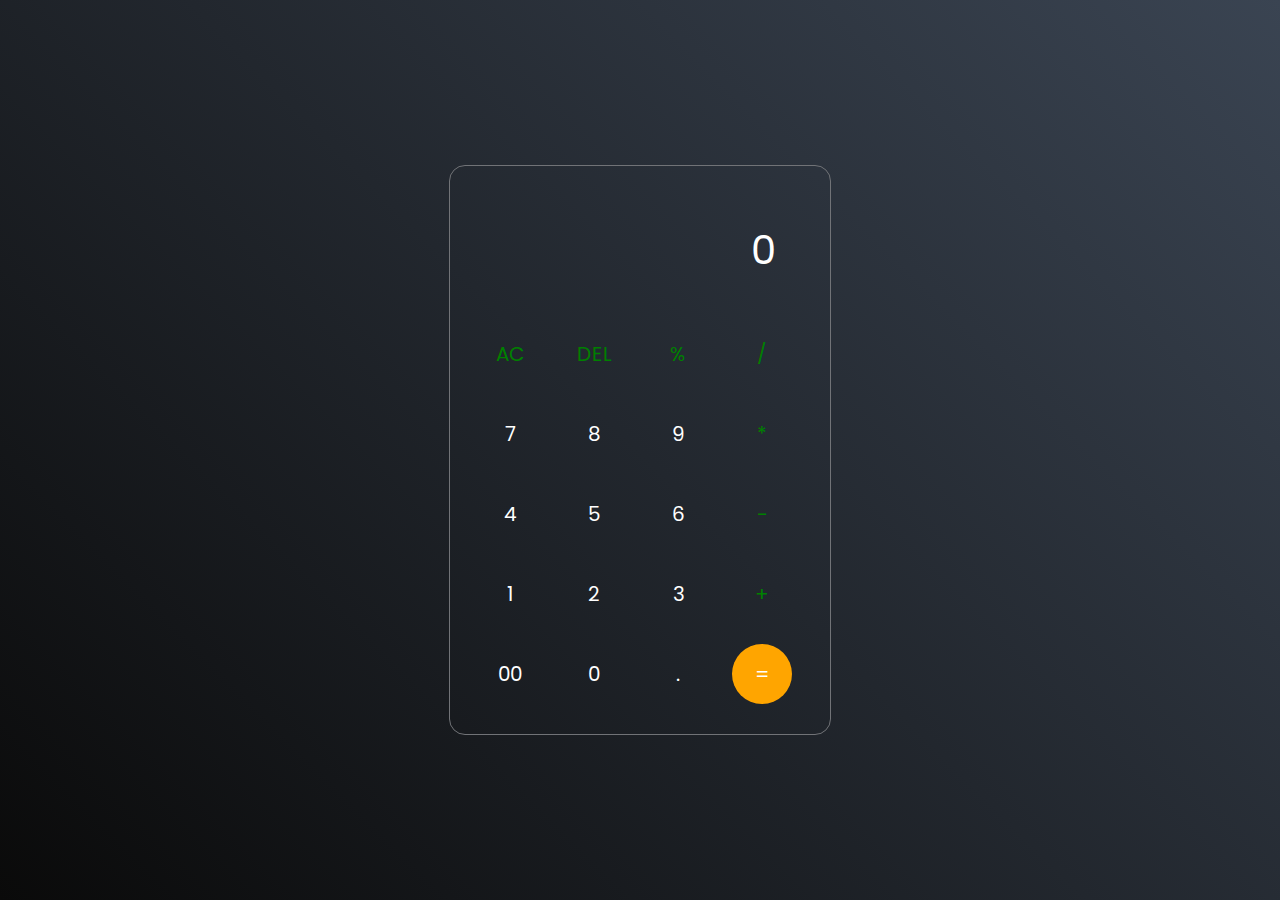
<file: index.html>
<!DOCTYPE html>
<html>
<head>
    <meta charset="UTF-8">
    <meta name="viewport" content="width=device-width, initial-scale=1.0">
    <link rel="stylesheet" href="style.css">
    <title>Calculator</title>
</head>
<body>
    <div class="calculator">
        <input type="text" placeholder="0" id="inputBox">
        <div>
            <button class="operator">AC</button>
            <button class="operator">DEL</button>
            <button class="operator">%</button>
            <button class="operator">/</button>
        </div>
        <div>
            <button>7</button>
            <button>8</button>
            <button>9</button>
            <button class="operator">*</button>
        </div>
        <div>
            <button>4</button>
            <button>5</button>
            <button>6</button>
            <button class="operator">-</button>
        </div>
        <div>
            <button>1</button>
            <button>2</button>
            <button>3</button>
            <button class="operator">+</button>
        </div>
        <div>
            <button>00</button>
            <button>0</button>
            <button>.</button>
            <button class="equalBtn">=</button>
        </div>
    </div>
    <script src="script.js"></script>
</body>
</html>
</file>
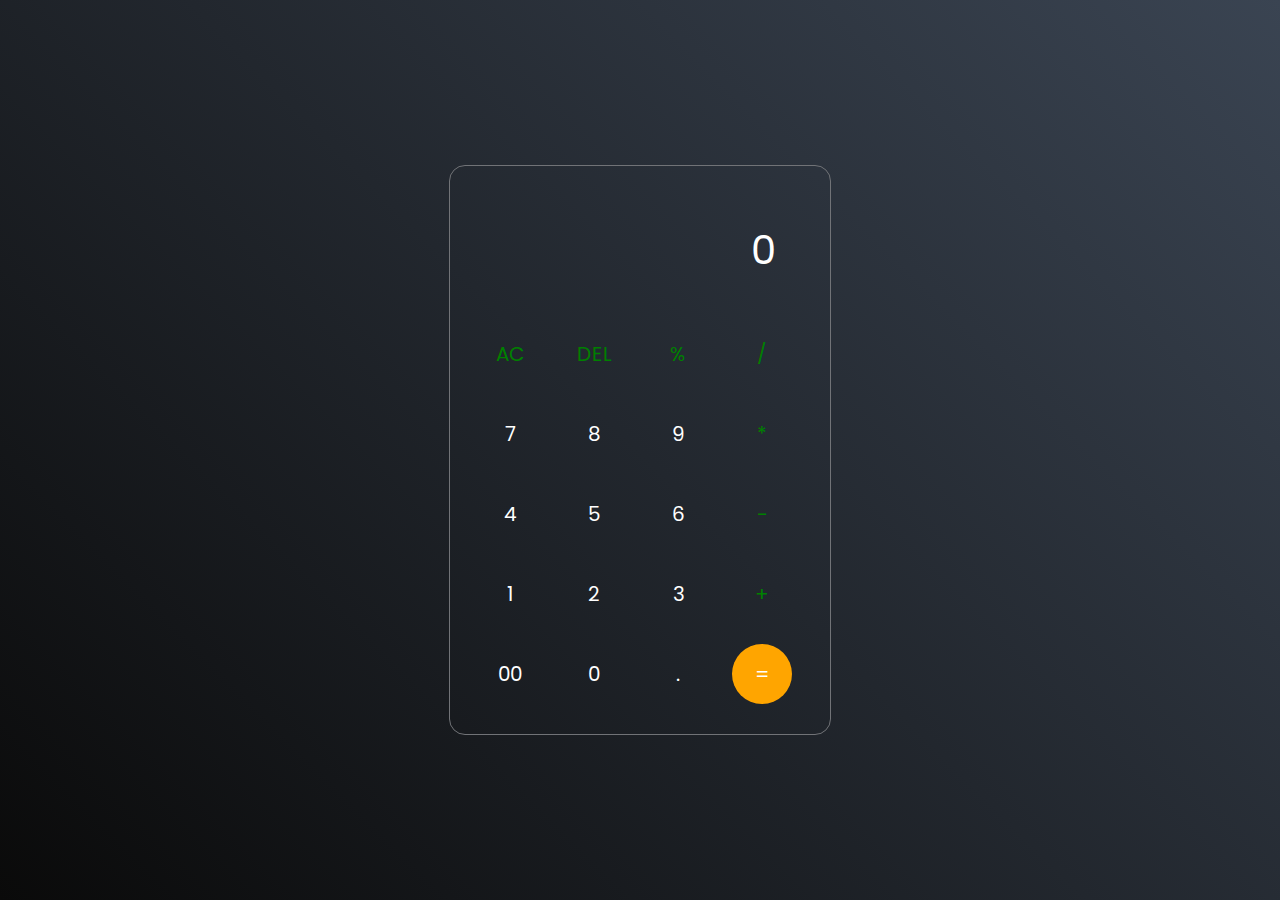
<file: Codealpha_task1.html>
<!DOCTYPE html>
<html>
<head>
    <meta charset="UTF-8">
    <meta name="viewport" content="width=device-width, initial-scale=1.0">
    <link rel="stylesheet" href="Codealpha_task1.css">
    <title>Calculator</title>
</head>
<body>
    <div class="calculator">
        <input type="text" placeholder="0" id="inputBox">
        <div>
            <button class="operator">AC</button>
            <button class="operator">DEL</button>
            <button class="operator">%</button>
            <button class="operator">/</button>
        </div>
        <div>
            <button>7</button>
            <button>8</button>
            <button>9</button>
            <button class="operator">*</button>
        </div>
        <div>
            <button>4</button>
            <button>5</button>
            <button>6</button>
            <button class="operator">-</button>
        </div>
        <div>
            <button>1</button>
            <button>2</button>
            <button>3</button>
            <button class="operator">+</button>
        </div>
        <div>
            <button>00</button>
            <button>0</button>
            <button>.</button>
            <button class="equalBtn">=</button>
        </div>
    </div>
    <script src="Codealpha_task1.js"></script>
</body>
</html>
</file>
<file: style.css>
@import url('https://fonts.googleapis.com/css2?family=Allura&family=Josefin+Sans:ital,wght@0,100..700;1,100..700&family=Poppins:ital,wght@0,100;0,200;0,300;0,400;0,500;0,600;0,700;0,800;0,900;1,100;1,200;1,300;1,400;1,500;1,600;1,700;1,800;1,900&display=swap');

*{
    margin: 0;
    padding: 0;
    box-sizing: border-box;
    font-family: "Poppins", sans-serif;
}

body{
    width: 100%;
    height: 100vh;
    display: flex;
    justify-content: center;
    align-items: center;
    background: linear-gradient(45deg,#0a0a0a,#3a4452);
}

.calculator{
    border: 1px solid #717377;
    padding:20px;
    border-radius: 16px;
    background: transparent;
    box-shadow: 0px 3px 15 px rgba(113,115 119,0.5);
}

input{
    width: 320px;
    border: none;
    padding:24px;
    margin:10px;
    background: transparent;
    box-shadow: 0px 3px 15px rgbs(84,84,84,0.1);
    font-size: 40px;
    text-align: right;
    cursor: pointer;
    color: #ffffff;
}

input::placeholder{
    color: #ffffff;
}

button{
    border: none;
    width: 60px;
    height: 60px;
    margin: 10px;
    border-radius: 50%;
    background: transparent;
    color: #ffffff;
    font-size: 20px;
    box-shadow: -8px -8px 15px rba(255,255,255,0);
    cursor: pointer;
}

.equalBtn{
    background-color: orange;
}

.operator{
    color: green;
}
</file>
<file: Codealpha_task1.css>
@import url('https://fonts.googleapis.com/css2?family=Allura&family=Josefin+Sans:ital,wght@0,100..700;1,100..700&family=Poppins:ital,wght@0,100;0,200;0,300;0,400;0,500;0,600;0,700;0,800;0,900;1,100;1,200;1,300;1,400;1,500;1,600;1,700;1,800;1,900&display=swap');

*{
    margin: 0;
    padding: 0;
    box-sizing: border-box;
    font-family: "Poppins", sans-serif;
}

body{
    width: 100%;
    height: 100vh;
    display: flex;
    justify-content: center;
    align-items: center;
    background: linear-gradient(45deg,#0a0a0a,#3a4452);
}

.calculator{
    border: 1px solid #717377;
    padding:20px;
    border-radius: 16px;
    background: transparent;
    box-shadow: 0px 3px 15 px rgba(113,115 119,0.5);
}

input{
    width: 320px;
    border: none;
    padding:24px;
    margin:10px;
    background: transparent;
    box-shadow: 0px 3px 15px rgbs(84,84,84,0.1);
    font-size: 40px;
    text-align: right;
    cursor: pointer;
    color: #ffffff;
}

input::placeholder{
    color: #ffffff;
}

button{
    border: none;
    width: 60px;
    height: 60px;
    margin: 10px;
    border-radius: 50%;
    background: transparent;
    color: #ffffff;
    font-size: 20px;
    box-shadow: -8px -8px 15px rba(255,255,255,0);
    cursor: pointer;
}

.equalBtn{
    background-color: orange;
}

.operator{
    color: green;
}
</file>
